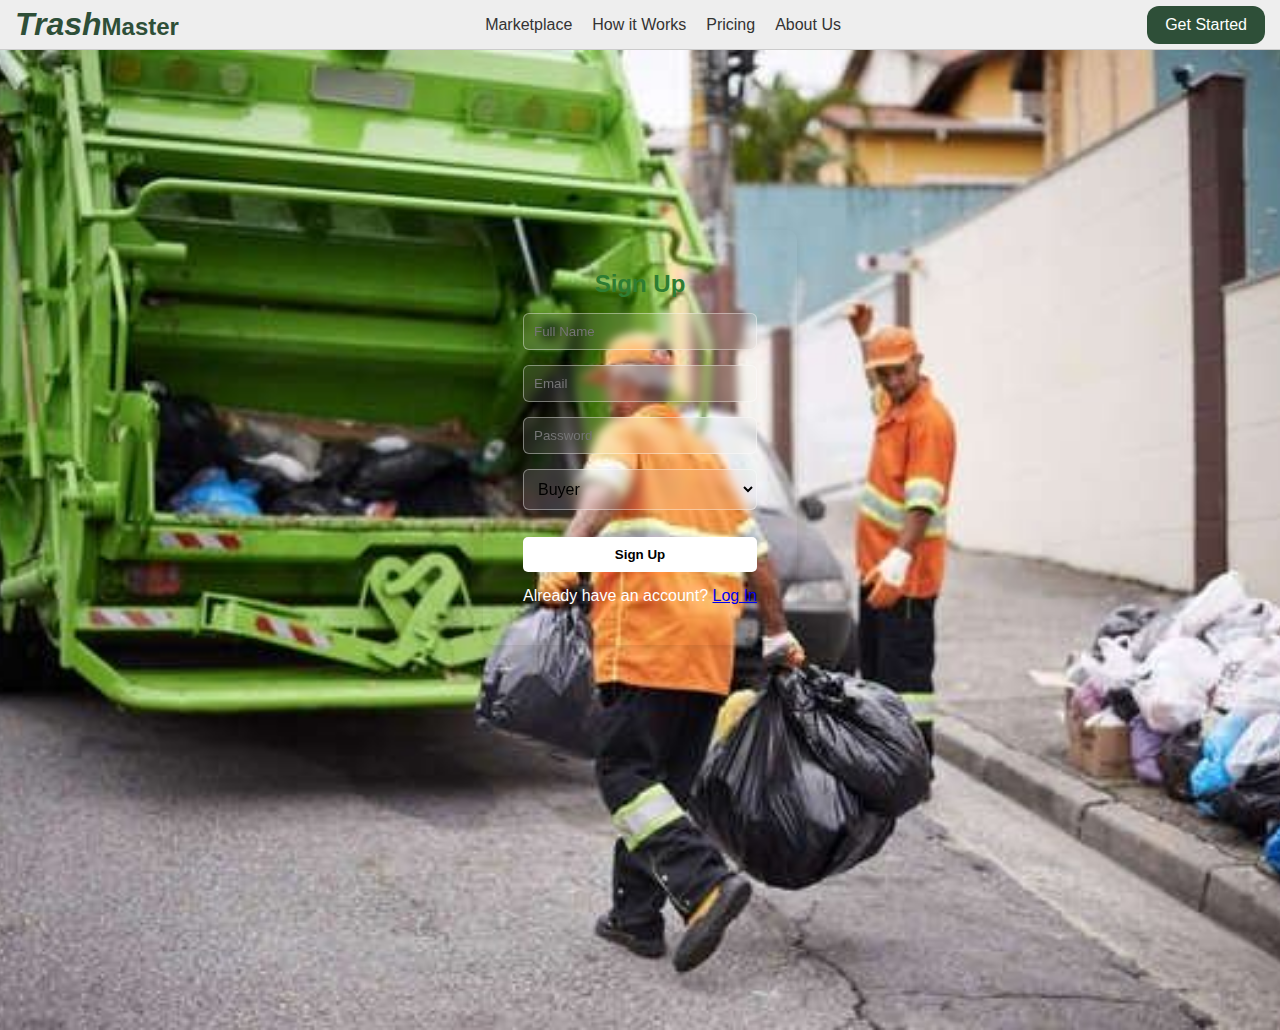
<file: index.html>
<!DOCTYPE html>
<html lang="en">
<head>
  <meta charset="UTF-8" />
  <meta name="viewport" content="width=device-width, initial-scale=1.0"/>
  <title>Login & Signup</title>
  <link rel="stylesheet" href="navbar_styles.css" />
  <link rel="stylesheet" href="style.css" />
</head>
<body>
      <header>
          <div class="logo"><span class="logo-highlight">Trash</span>Master</div>
    <nav class="static">
        <ul>
            <li class="hideOnMobile"><a href="#">Marketplace</a></li>
            <li class="hideOnMobile"><a href="#">How it Works</a></li>
            <li class="hideOnMobile"><a href="#">Pricing</a></li>
            <li class="hideOnMobile"><a href="#">About Us</a></li>
        </ul>
    </nav>
    <a href="#" class="get-started-btn hideOnMobile">Get Started</a>
    <div class="coslider">
        <span class="hori"></span>
        <span class="hori"></span>
        <span class="hori"></span>
    </div>
 </header>
 
 <nav class="slide">
  <div class="slided">
    <span class="hori"></span>
    <span class="hori"></span>
    <span class="hori"></span>
</div>
    <ul>
        <li class=""><a href="#">links</a></li>
        <li class=""><a href="#">links</a></li>
        <li class=""><a href="#">links</a></li>
        <li class=""><a href="#">links</a></li>
        <li class=""><a href="#">links</a></li>
    </ul>
          <a href="#" class="get-started-btn">Get Started</a>
      </nav>
      <main>
  <div class="auth-wrapper">
    
    <form class="signupForm" id="signupForm"  >
      <h2>Sign Up</h2>
      <input type="text" placeholder="Full Name" name="name" required />
      <input type="email" placeholder="Email" name="email" required />
      <input type="password" placeholder="Password" name="password" required />
      <select name="role"> Choose a role
        <option value="buyer">Buyer</option>
        <option value="owner">Owner</option>
        <option value="admin">Admin</option>
      </select>
      <button type="submit">Sign Up</button>
      <p>Already have an account? <a href="login.html">Log In</a></p>
    </form>

  
  </main>
  <script src="script.js"></script>
  <script src="header.js"></script>
</body>
</html>
</file>
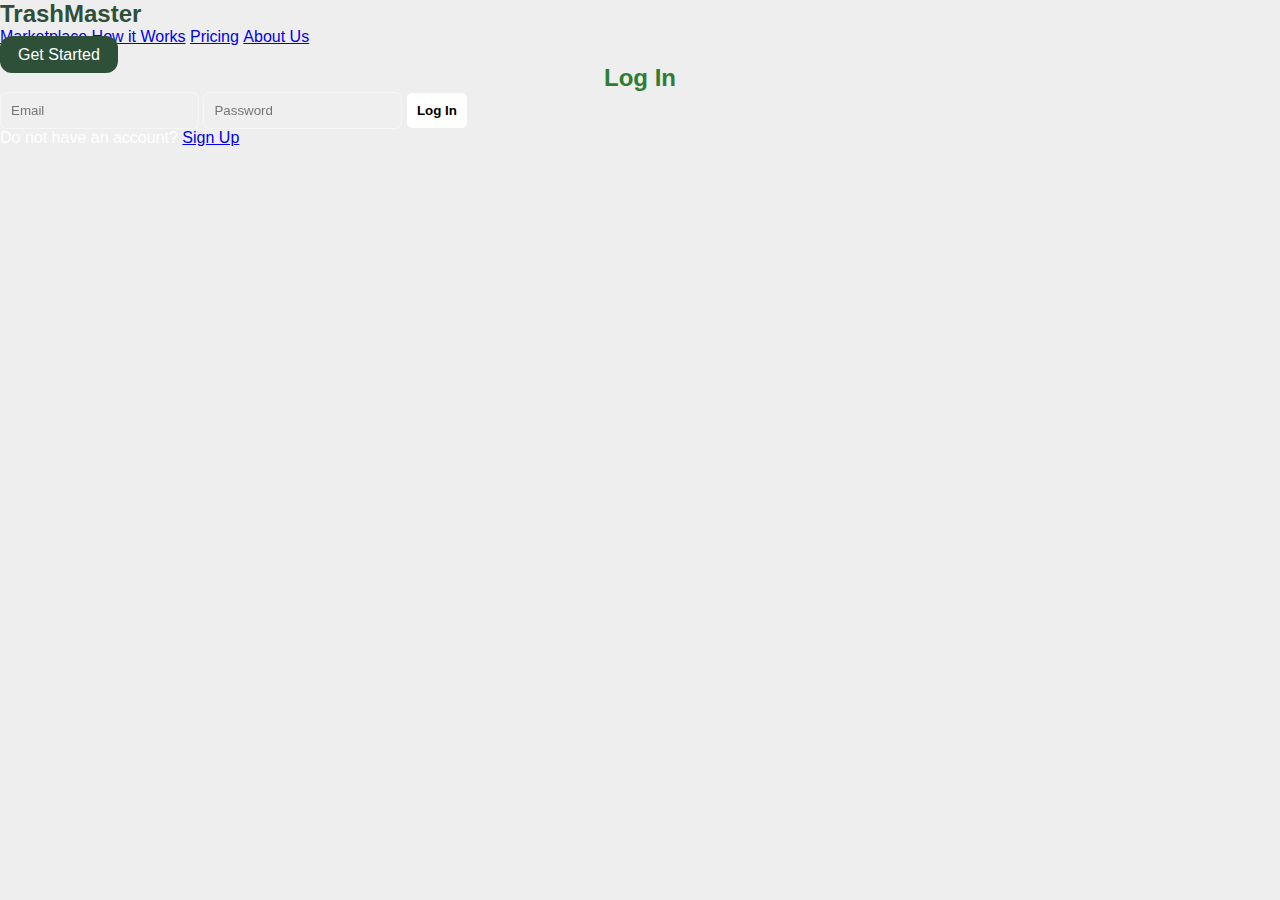
<file: admin.html>
<!DOCTYPE html>
<html lang="en">
<head>
  <meta charset="UTF-8" />
  <title>Admin Dashboard</title>
  <link rel="stylesheet" href="css/styles.css" />
</head>
<body>
  <h1>Admin Dashboard</h1>
  <p>Welcome, Admin!</p>

  <section>
    <h2>All Users</h2>
    <table id="usersTable" border="1">
      <thead>
        <tr>
          <th>ID</th>
          <th>Name</th>
          <th>Email</th>
          <th>Role</th>
          <th>Actions</th>
        </tr>
      </thead>
      <tbody></tbody>
    </table>
  </section>

  <script src="js/admin.js"></script>
</body>
</html>
</file>
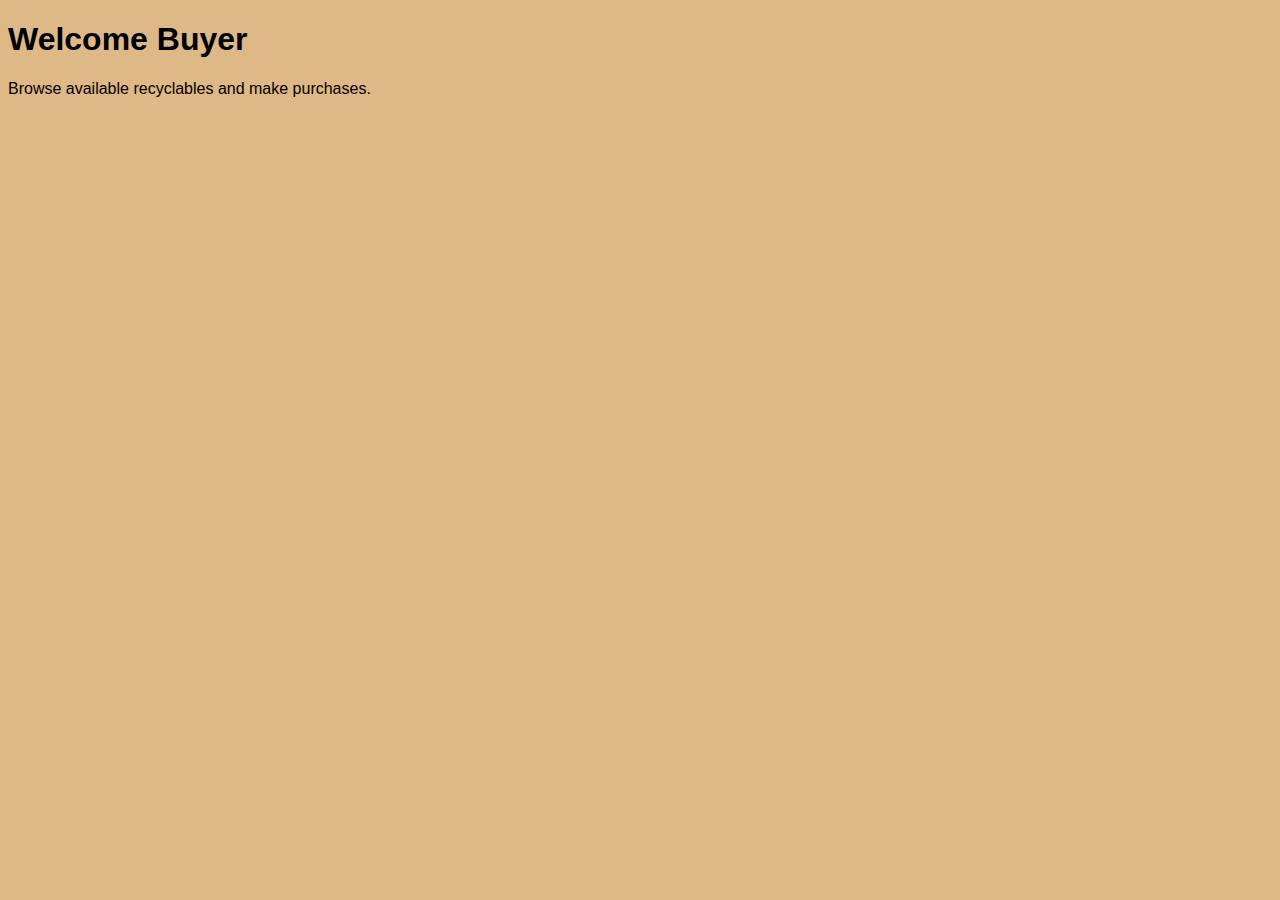
<file: buyer.html>
<!DOCTYPE html>
<html lang="en">
<head>
  <meta charset="UTF-8">
  <title>Buyer Dashboard</title>
  <link rel="stylesheet" href="css/styles.css" />
</head>
<body>
  <h1>Welcome Buyer</h1>
  <p>Browse available recyclables and make purchases.</p>
</body>
</html>
</file>
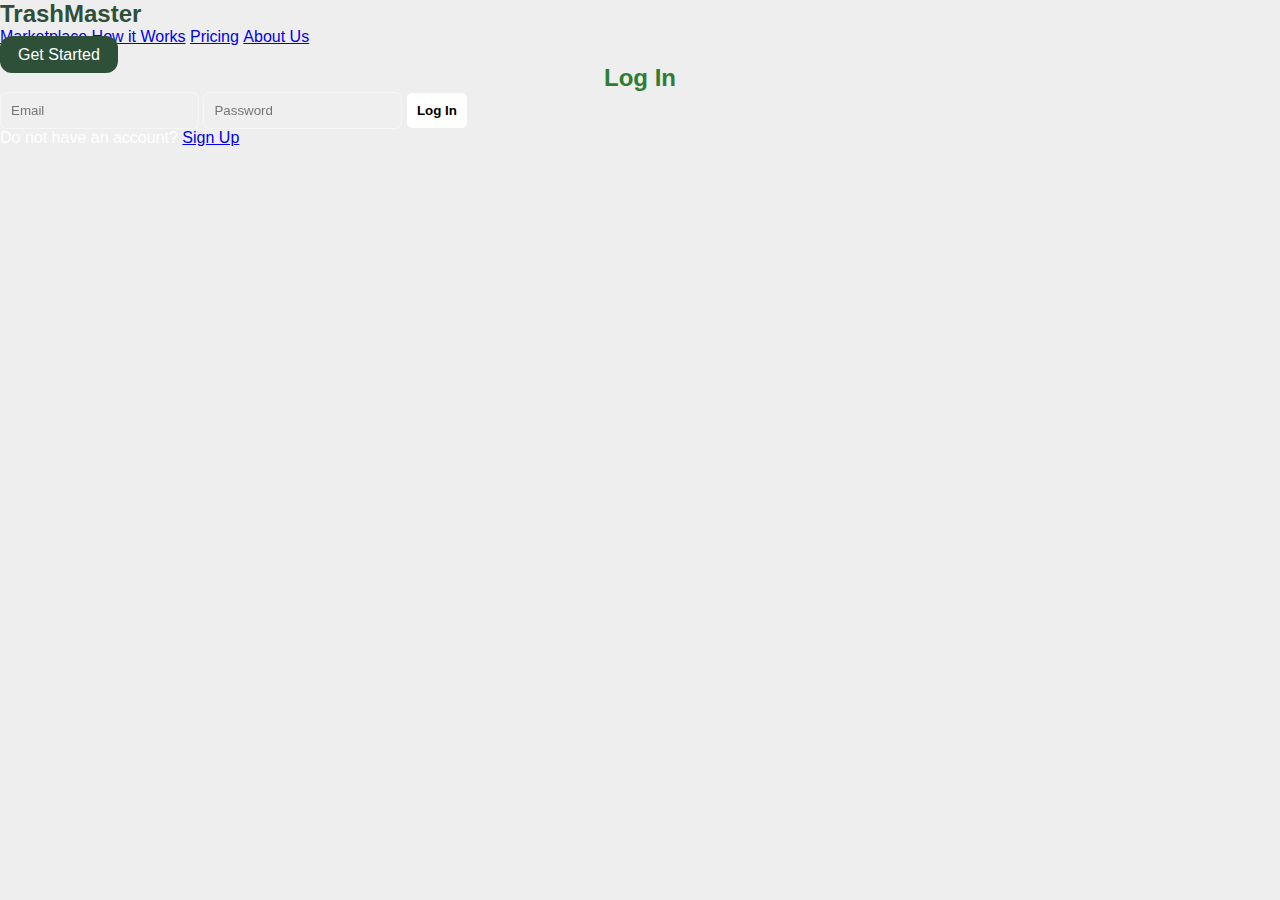
<file: dashboard.html>
<!DOCTYPE html>
<html lang="en">
<head>
  <meta charset="UTF-8" />
  <meta name="viewport" content="width=device-width, initial-scale=1.0"/>
  <title>Dashboard</title>
  <link rel="stylesheet" href="css/styles.css" />
</head>
<body>
  <div id="dashboard-container">
    <h1>Welcome to your Dashboard</h1>
    <div id="user-info"></div>
    <p id="status-message">Loading user info...</p>
  </div>

  <script src="js/dashboard.js"></script>
</body>
</html>
</file>
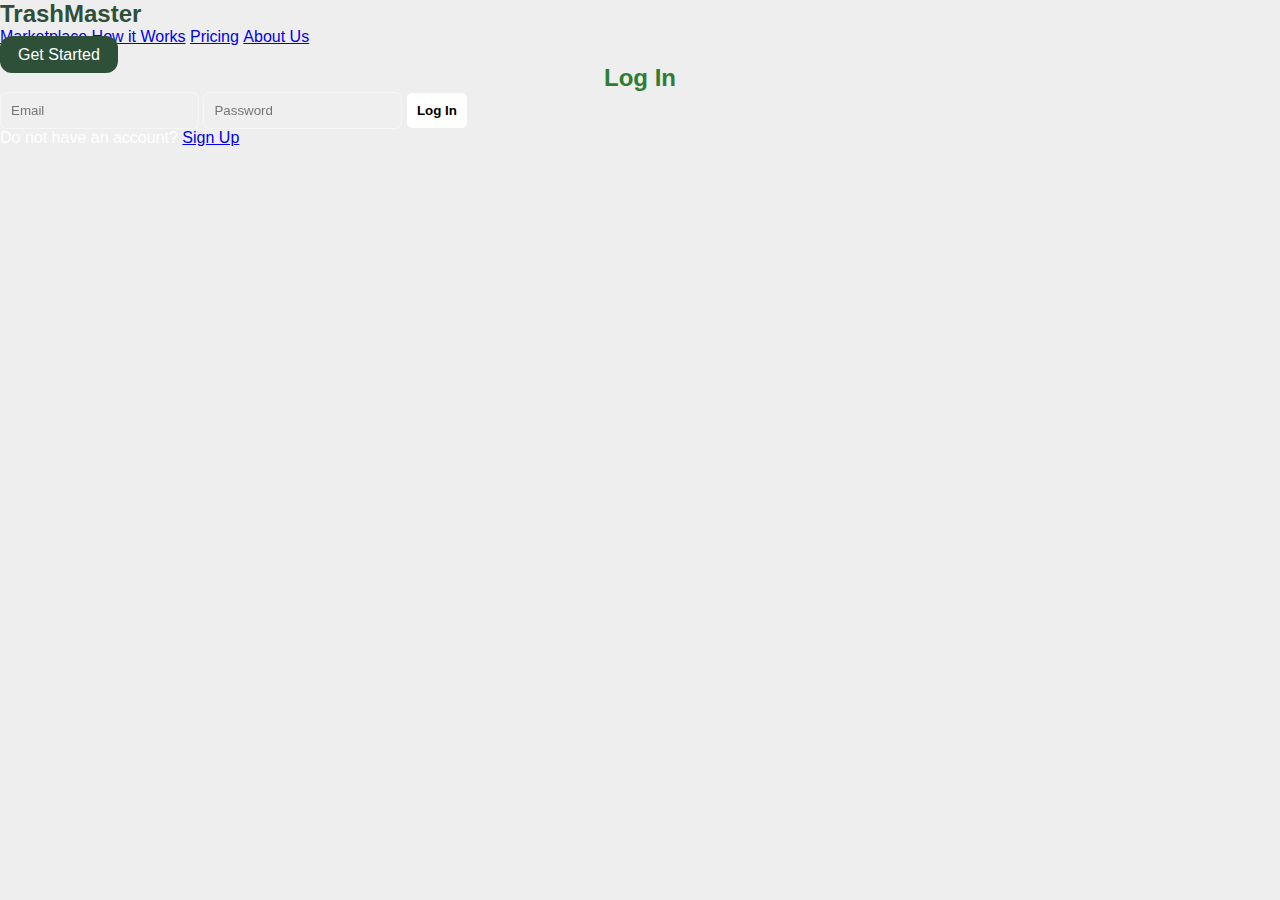
<file: login.html>
<!DOCTYPE html>
<html lang="en">
<head>
    <meta charset="UTF-8">
    <meta name="viewport" content="width=device-width, initial-scale=1.0">
    <title>TrashMaster</title>
    <link rel="stylesheet" href="navbar_styles.css">
    <link rel="stylesheet" href="style.css" />
</head>
<body>
    <nav class="navbar">
        <div class="logo"><span class="logo-highlight">Trash</span>Master</div>
        <ul class="nav-links">
            <li><a href="#">Marketplace</a></li>
            <li><a href="#">How it Works</a></li>
            <li><a href="#">Pricing</a></li>
            <li><a href="#">About Us</a></li>
        </ul>
        <a href="#" class="get-started-btn">Get Started</a>
    </nav>
      <!-- Login Form -->
      <form class="loginForm" id="loginForm">
        <h2>Log In</h2>
        <input type="email" placeholder="Email" name="email" required />
        <input type="password" placeholder="Password" name="password" required />
        <button type="submit">Log In</button>
        <p>Do not have an account? <a href="#">Sign Up</a></p>
      </form>
    </div> 
    <script src="script.js"></script>
</body>
</html>
</file>
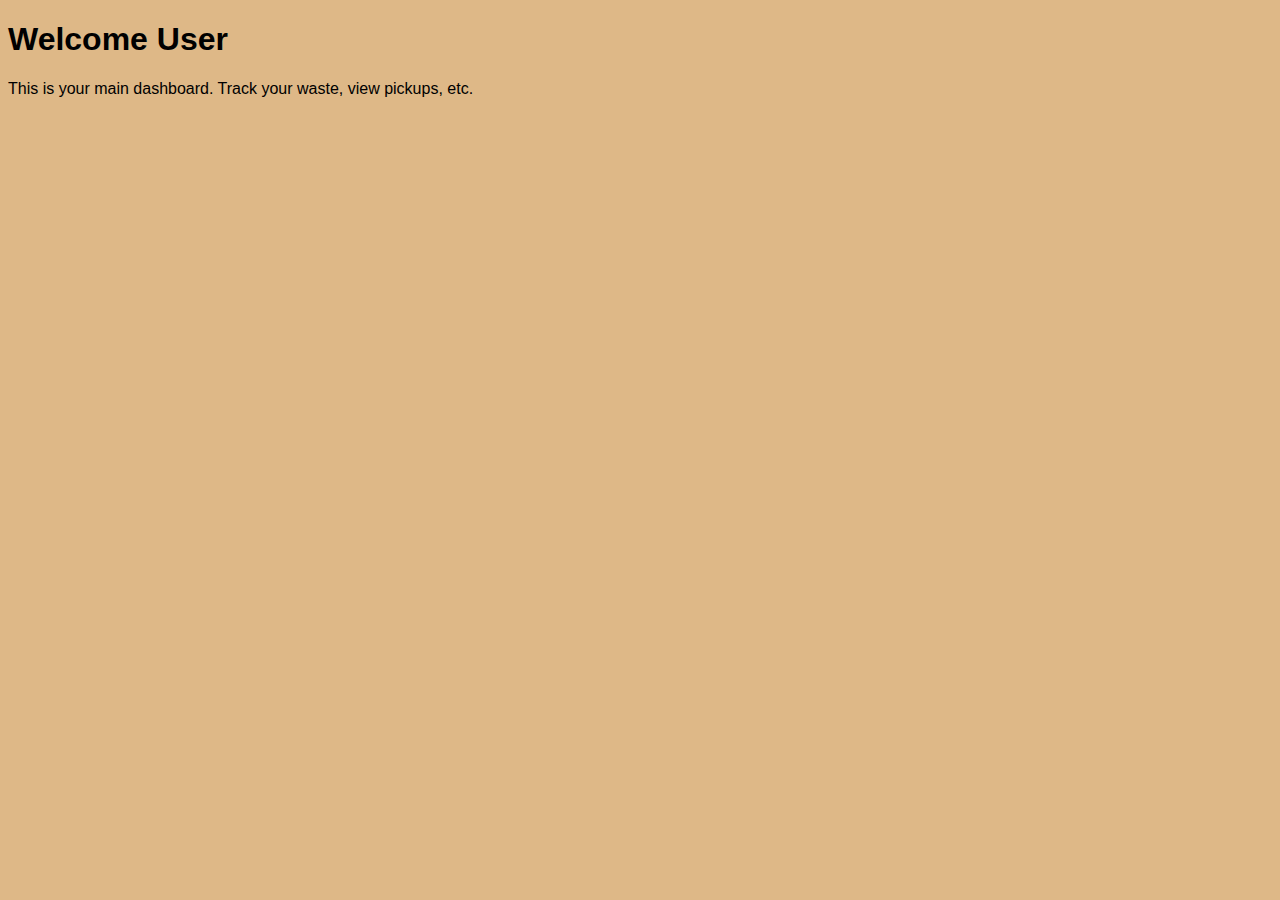
<file: user.html>
<!DOCTYPE html>
<html lang="en">
<head>
  <meta charset="UTF-8">
  <title>User Dashboard</title>
  <link rel="stylesheet" href="css/styles.css" />
</head>
<body>
  <h1>Welcome User</h1>
  <p>This is your main dashboard. Track your waste, view pickups, etc.</p>
</body>
</html>
</file>
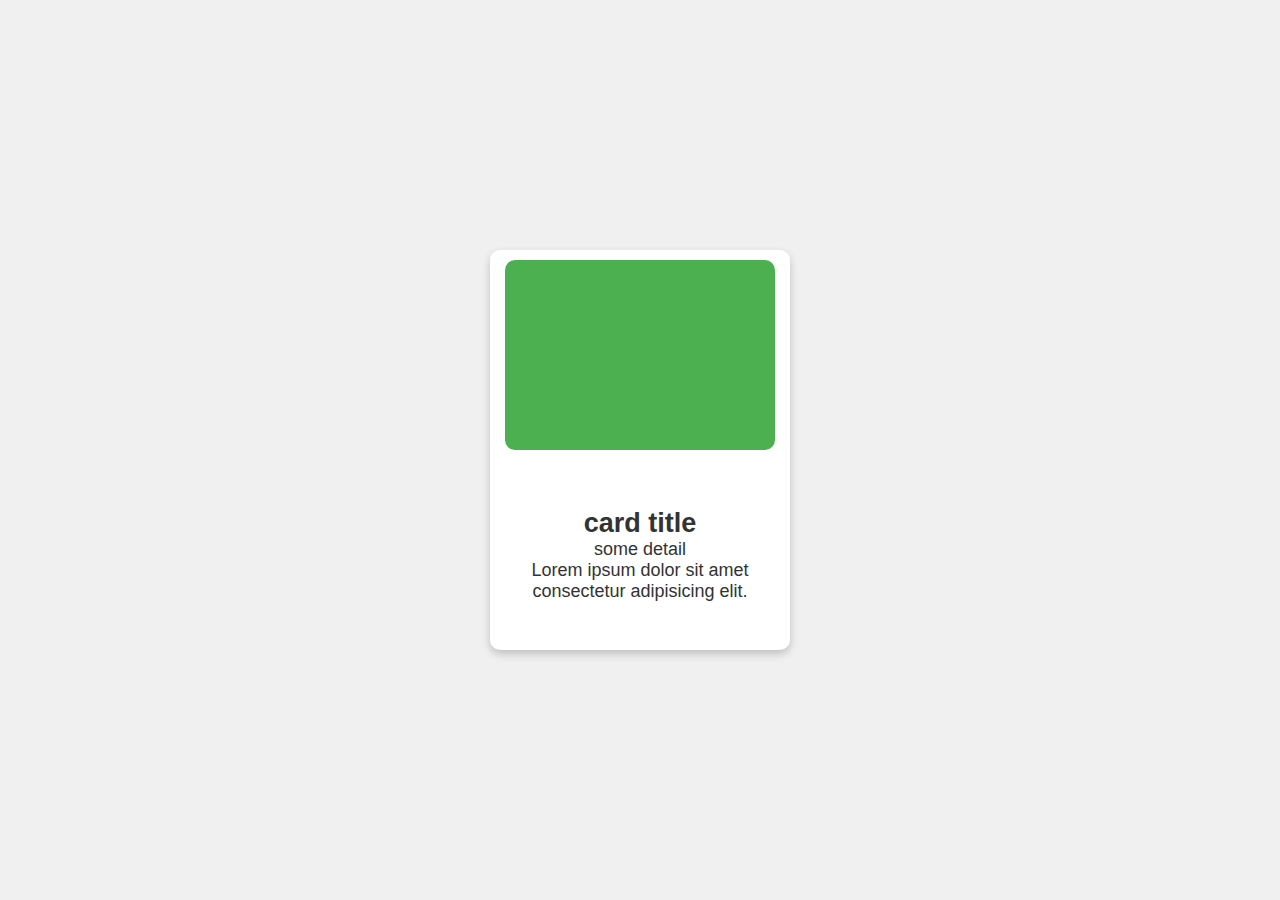
<file: components/card1.html>
<!DOCTYPE html>
<html lang="en">
<head>
    <meta charset="UTF-8">
    <meta name="viewport" content="width=device-width, initial-scale=1.0">
    <title>Document</title>
    <link rel="stylesheet" href="card.css">
</head>
<body>
    <div class="card card1">
        <div class="cardtop">
            
        </div>
        <div class="text-space">
<h2>card title</h2>
<span>some detail</span>
<p>Lorem ipsum dolor sit amet consectetur adipisicing elit.</p>
        </div>
    </div>
    
    
   

   
   

   
</body>
</html>
</file>
<file: navbar_styles.css>
/* Global variables */
:root {
    --primary-green: #2e4f38;
    --text-color: #333333;
    --navbar-bg: #ffffff;
    --page-bg: #f8f9f8;
}
/* Global styles */
body {
    margin: 0;
    font-family: 'Helvetica Neue', Arial, Helvetica, sans-serif;
    background-color: var(--page-bg);
    color: var(--text-color)
}
/* Navbar Styles */
.logo {
    font-size: 1.5rem;
    font-weight: bold;
    color: var(--primary-green)
}
.logo-highlight {
    color: var(--primary-green);
}
/* .nav-links {
    list-style: none;
    display: flex;
    gap: 40px;
    margin: 0;
    padding: 0;
}
.nav-links li a {
    text-decoration: none;
    color: var(--text-color);
    font-size: 1rem;
    transition: color 0.3s ease;
} */
.get-started-btn {
    background-color: var(--primary-green);
    color: white;
    padding: 10px 18px;
    border-radius: 12px;
    text-decoration: none;
    font-size: 1rem;
    transition: background-color 0.3s ease;
}
.get-started-btn:hover {
    background-color: #24402d;
}

/* base styles */
*{
    margin:0;
    padding:0;
    /* box-sizing: border-box; */
    font-family: Arial, Helvetica, sans-serif;
}
body{
    background: #eee;
}
header{
    display: flex;
    align-items: center;
    justify-content: space-between;
    padding: 20px 15px;
    position: sticky;
    background: #eee;
    height: 50px;
    box-sizing: border-box;
    border-bottom: 1px solid #ccc;
    /* color: #444; */
    /* position: ;
    */top: 0; 
    
}
header span{
    font-size: 2rem;
    font-weight: 600;
    font-style: oblique;
}
.static ul {
    display: flex;
    justify-content: space-between;
    align-items: center;
    height: 40px;
}
.static ul li {
    display: flex;
    justify-content: center;
    align-items: center;
    height: 50px;
    padding: 10px 0;
    box-sizing: border-box;
}

ul li{
    list-style: none;
    display: inline-block;
    
}
.static li a{
    padding: 0 10px;
    text-decoration: none;
    color: var(--text-color);
    font-size: 1rem;
    transition: color 0.3s ease;
}
.coslider, .slided{
    display: none;
    cursor: pointer;
    font-size: 1.2rem;
    z-index: 2;
}
 .hori{
    display: block;
    width: 30px;
    height: 2px;
    background: #222;
    margin: 5px 0;
    transition: all ease-in-out 0.3s;
}
.slide li a{
    text-decoration: none;
    color: var(--text-color);
    font-size: 1rem;
    font-weight: 600;
}
.slide li{
    display: block;
    width: 100%;
    height: 20px;
    padding: 10px ;
}
.slide li a{
    font-size: 1.2rem;
    font-weight: 500;
    padding: 15px 0px;
}
.slide{
    display: flex;
    flex-direction: column;
    background: transparent;
    backdrop-filter: blur(10px);
    width: 0;
    height: 100vh;
    position: absolute;
    top: 0;
    right: 0;
    z-index: 2;
    padding: 50px 0;
    box-sizing: border-box;
    overflow: hidden;
    white-space: nowrap;
    transition: all ease-in-out 0.3s;
}
.slide .slided{
    position: absolute;
    top: 10px;
    right: 15px;
}
.slide .get-started-btn{
    display: inline-block;
    margin: 10px 5px;
    text-align: center;
    /* align-self: center; */
}
/* hover states */
 li:hover{
    background: var(--primary-green);  
}
.slide li:hover{
    background: #567961;
}
li:hover a{
    color: #fff;
}
/* active states */
.slide.active{
    width: 50vw;
}
.coslider.active .hori:first-child{
    transform: rotate(45deg) translateY(10px);

}   
.coslider.active .hori:nth-child(2){
    opacity: 0;
}
.coslider.active .hori:nth-child(3){
    transform: rotate(-45deg) translateY(-10px) ;
}
.slided.active .hori:first-child{
    transform: rotate(45deg) translateY(10px);

}   
.slided.active .hori:nth-child(2){
    opacity: 0;
}
.slided.active .hori:nth-child(3){
    transform: rotate(-45deg) translateY(-10px) ;
}
/* media queries */
@media (max-width:900px) {
    /* header{
        position: relative;
    } */
    .static ul{
        display: none;
    }
    .static li{
        display: none;
    }
    .static ul li{
        display: none;
    }
    .static li a{
        display: none;
    }
    .hideOnMobile{
        display: none;
    }
    .coslider {
        display: block;
    }
   .slided{
    display: block;
   }
}
</file>
<file: style.css>
main {
    margin: 0;
    padding-top: 80px;
    background-image: url('trash.jpg');
    background-size: cover;
    background-position: center;
    font-family: Arial, sans-serif;
    display: flex;
    justify-content: center;
    align-items: start;
    height: 100vh;
  }
  
  .auth-wrapper {
    display: flex;
    align-items: center;
    margin-top: 100px;
    padding: 40px;
    border-radius: 10px;
    box-shadow: 0 4px 10px rgba(0,0,0,0.1);
  }
  
  h1, h2 {
    text-align: center;
    color: #2E7D32;
  }
  
  .signupForm {
    display: flex;
    flex-direction: column;
    gap: 15px;
    color: white;
    max-width: 300px;
    width: 100%;
  }
  
 .signupForm input{
     padding: 10px;
     border: 1px solid rgba(255, 255, 255, 0.4);
     border-radius: 6px;
     background: rgba(255, 255, 255, 0.1);
     color: green;
     backdrop-filter: blur(4px);
     -webkit-backdrop-filter: blur(4px);
 }
 .loginForm input{
  padding: 10px;
  border: 1px solid rgba(255, 255, 255, 0.4);
  border-radius: 6px;
  background: rgba(255, 255, 255, 0.1);
  color: green;
  backdrop-filter: blur(4px);
  -webkit-backdrop-filter: blur(4px);
 }  

.signupForm button{
    padding: 10px;
    background-color: white;
    color: black;
    border: none;
    border-radius: 5px;
    font-weight: bold;
    cursor: pointer;
}
.loginForm button{
  padding: 10px;
  background-color: white;
  color: black;
  border: none;
  border-radius: 5px;
  font-weight: bold;
  cursor: pointer;
}

 select {
    width: 100%;
    margin-bottom: 12px;
    padding: 10px;
    border: 1px solid rgba(255, 255, 255, 0.4);
    border-radius: 6px;
    background: rgba(255, 255, 255, 0.1);
    color: black;
    backdrop-filter: blur(4px);
    -webkit-backdrop-filter: blur(4px);
    font-size: 16px;
  }
 p {
  color: white;
 } 
  
  button:hover {
    background: #1b5e20;
  }
</file>
<file: css/styles.css>
body {
    background-color: burlywood;
    font-family: Arial, sans-serif;
  }
</file>
<file: components/card.css>
*{
    padding: 0;
    margin: 0;
    box-sizing: border-box;
    font-family: 'helvetica', sans-serif;
}
body{
    background-color: #f0f0f0;
    display: grid;
    justify-content: center;
    align-items: center;
    height: 100vh;
}
.card{
    width: 300px;
    height: 400px;
    background-color: #fff;
    border-radius: 10px;
    box-shadow: 0 4px 8px rgba(0,0,0,0.2);
    overflow: hidden;
    position: relative;
    display: flex;
    flex-direction: column;
    align-items: center;
    margin: 10px;
}
.cardtop{
    width: 90%;
    height: 50%;
    background-color: #4CAF50;
    display: flex;
    justify-content: center;
    align-items: center;
    color: #fff;
    margin: 10px 0;
    border-radius: 10px;
}
.text-space{
    padding: 0 10px;
    height: 50%;
    display: flex;
    flex-direction: column;
    justify-content: center;
    align-items: center;
    color: #333;
    font-size: 18px;
    text-align: center;
}

.card5{
    height: 200px;
    width: fit-content;
    flex-direction: row;
}
.card5 .cardtop{
    width: 90%;
    height: 90%;
    border-radius: 10px ;
    margin: 0 10px;
}
.card6{
    height: 200px;
    width: fit-content;
    flex-direction: row;
}
.card6 .cardtop{
    width: 90%;
    height: 90%;
    border-radius: 10px ;
    margin: 0 10px;
}
.card7{
    width: 270px;
    height: 300px;
    flex-direction: column;
}
.card7 .cardtop{
    width: 90%;
    height: 90%;
    border-radius: 10px ;
    margin: 10px 0;
}
.card7 .text-space{
    width: 90%;
    padding: 10px;
    height: 25%;
    display: flex;
    flex-direction: column;
    justify-content: center;
    align-items: start;
    color: #333;
    font-size: 18px;
    text-align: start;
}
</file>
